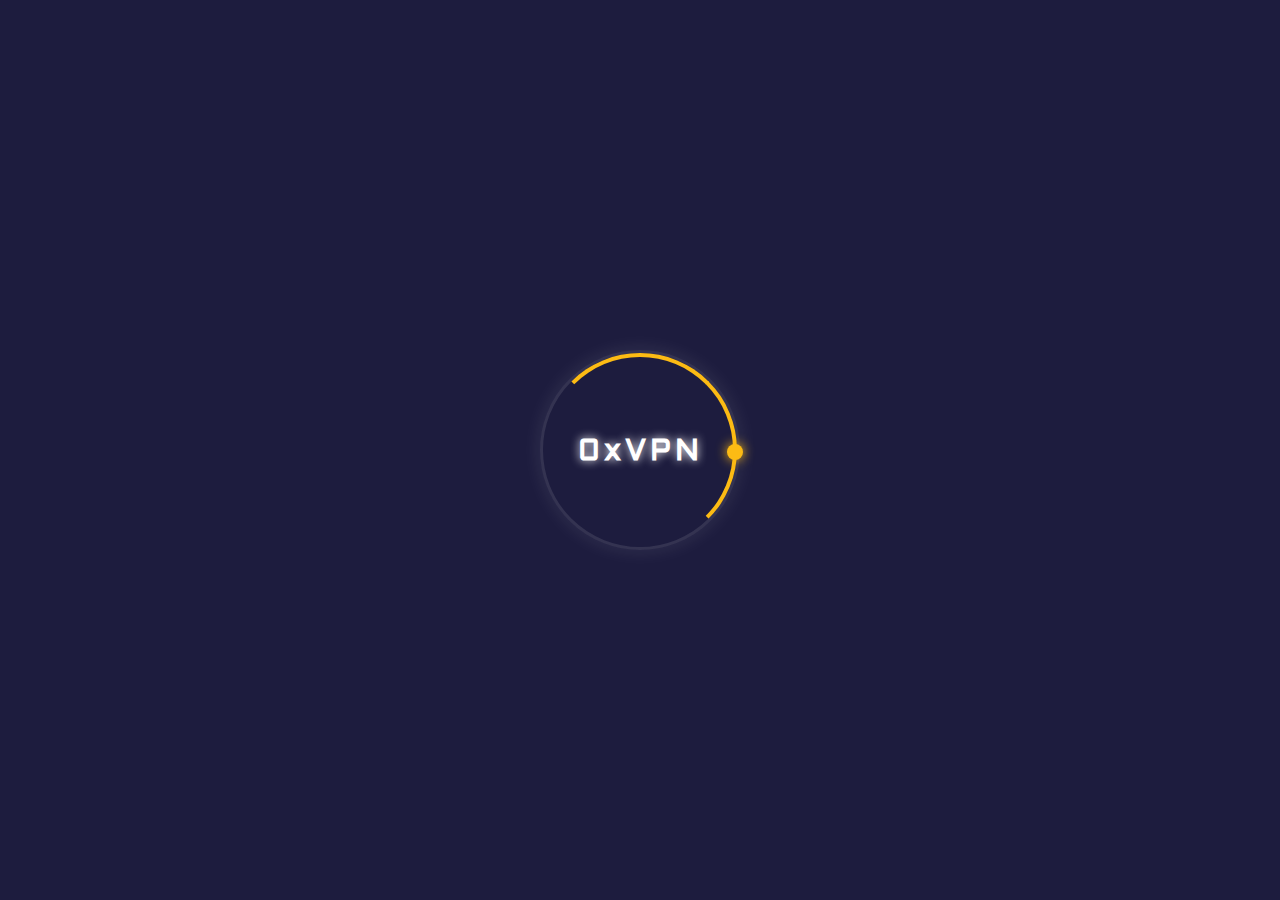
<file: index.html>
<!doctype html>
<html lang="en">
  <head>
    <meta charset="UTF-8" />
    <link rel="icon" href="/favicon.ico" />
    <meta name="viewport" content="width=device-width, initial-scale=1.0" />
    <meta
      name="description"
      content="0xVPN is a censorship resistant Layer-2 protocol with an integrated marketplace for a decentralized Peer-to-Peer Virtual Private Network."
    />
    <meta
      name="keywords"
      content="0xVPN, VPN, P2P, Decentralized, Network, Token, Ethereum, Layer-2"
    />
    <title>0xVPN - The first L2-Chain for VPN, revolutionizing Internet Privacy</title>
    <style>
      html {
        margin: 0;
      }
      body {
        margin: 0;
      }
    </style>
    <script type="module" crossorigin src="/assets/index-DOCElOPB.js"></script>
    <link rel="stylesheet" crossorigin href="/assets/index-Ca0zfGLJ.css">
  </head>
  <body>
    <div id="app"></div>

  </body>
</html>
</file>
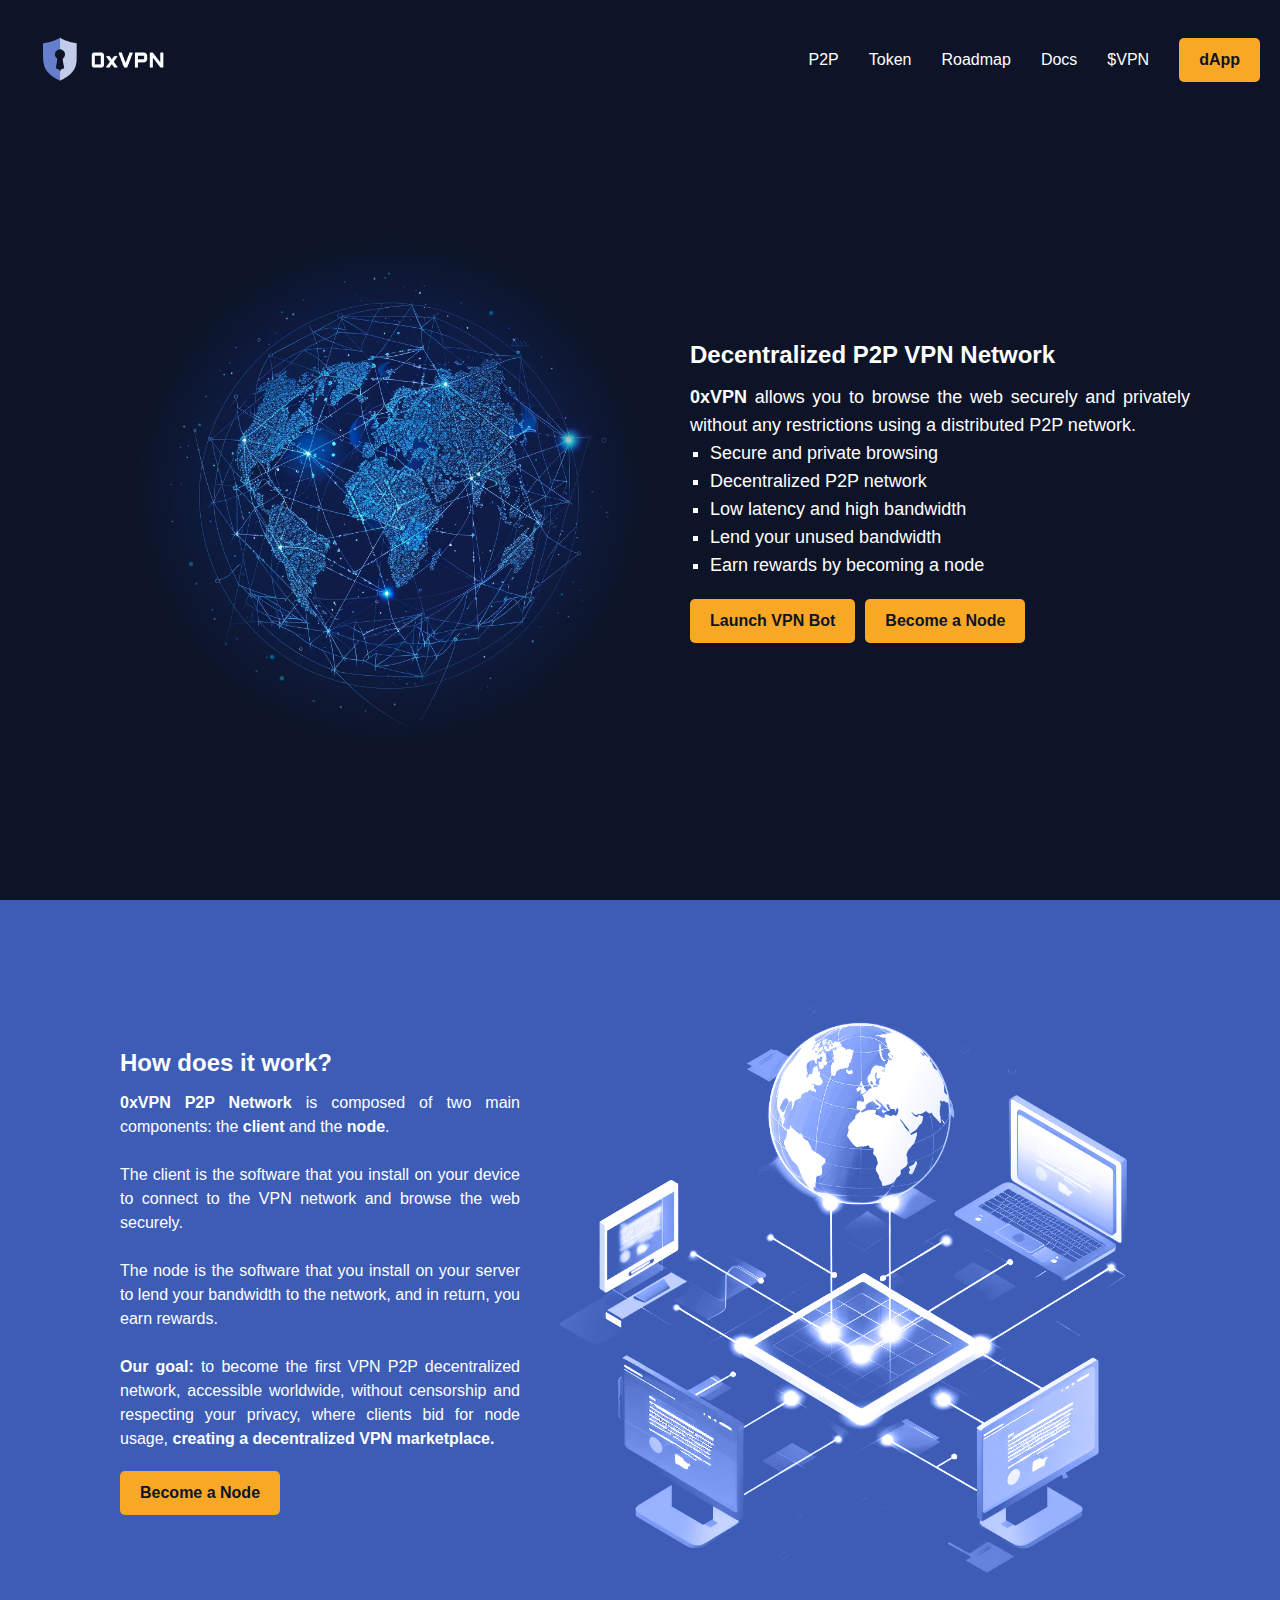
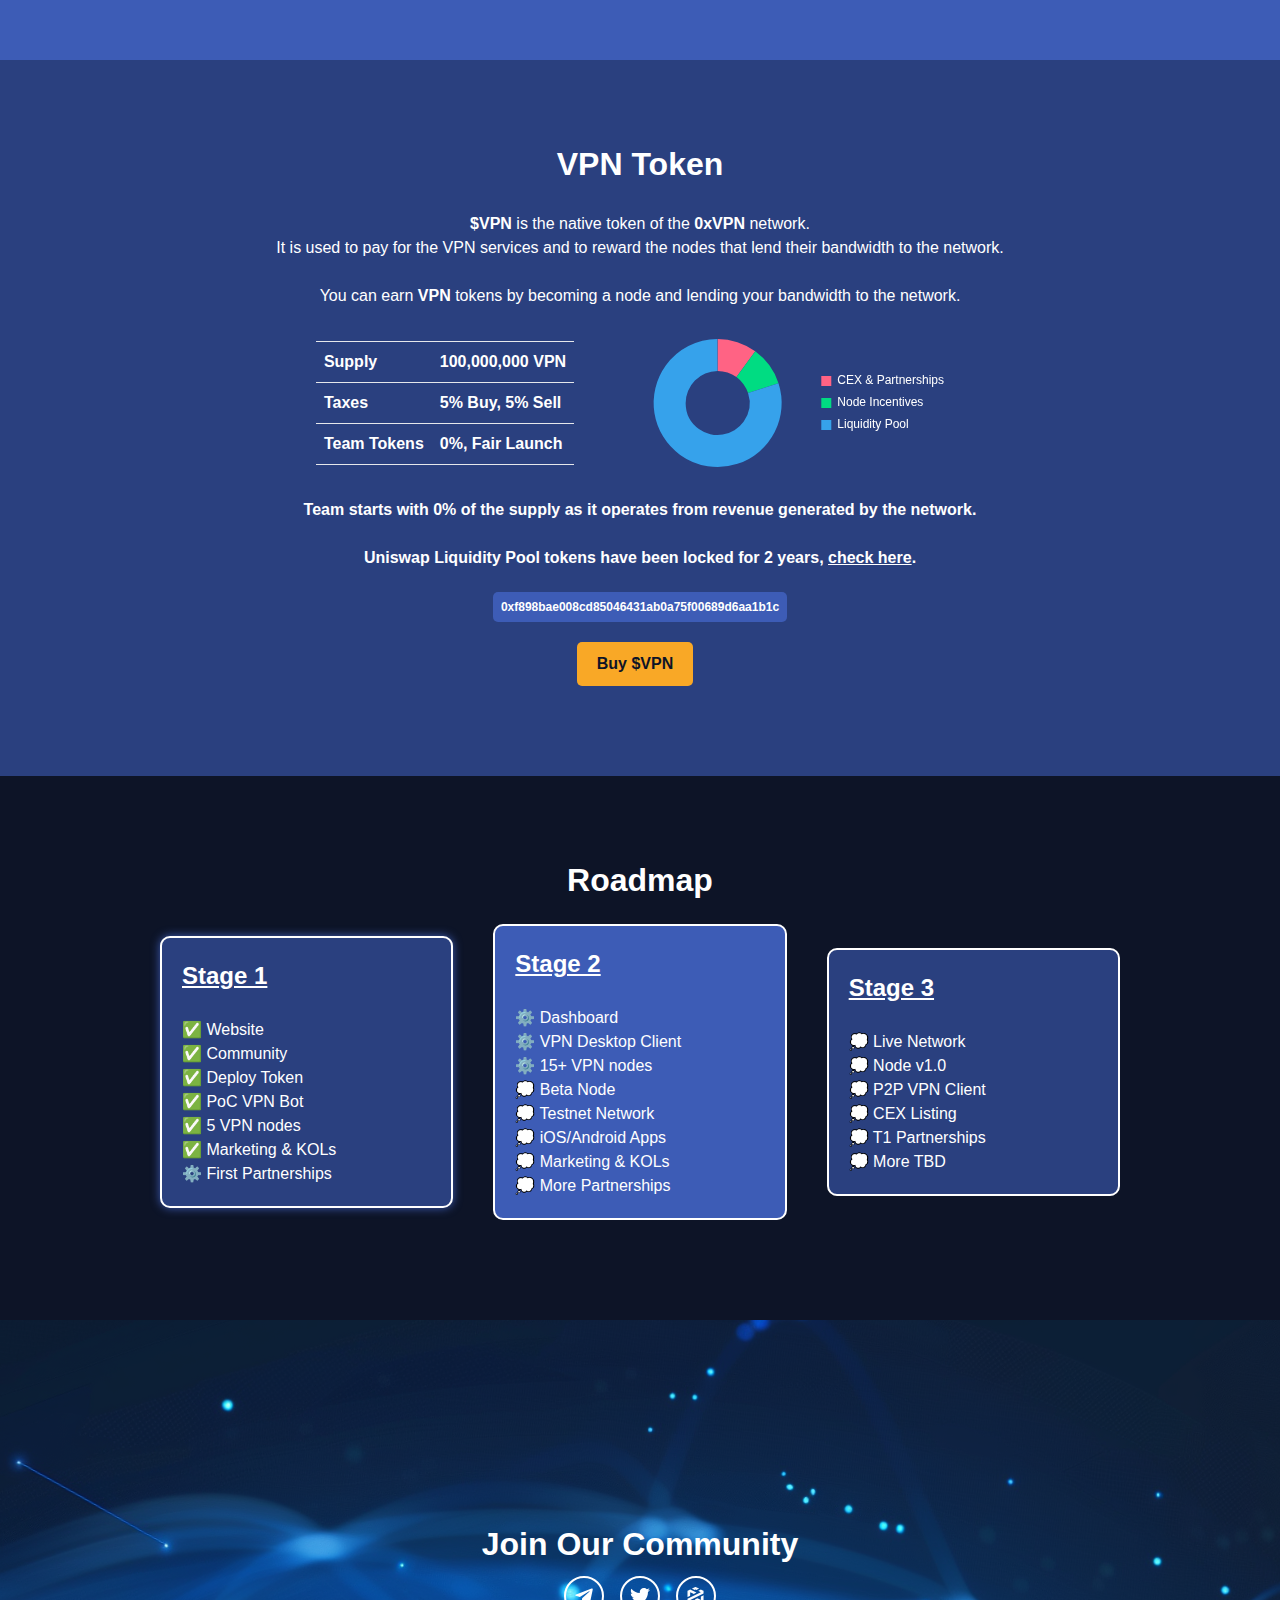
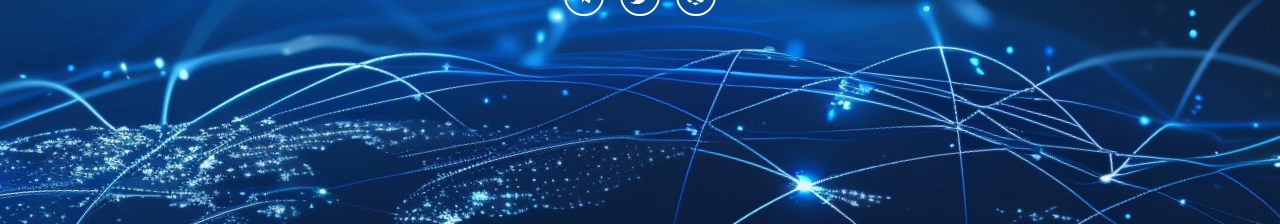
<file: 200.html>
<!DOCTYPE html><html><head><meta charset="utf-8">
<meta name="viewport" content="width=device-width, initial-scale=1">
<style>/*! tailwindcss v3.4.1 | MIT License | https://tailwindcss.com*/*,:after,:before{border:0 solid #e5e7eb;box-sizing:border-box}:after,:before{--tw-content:""}:host,html{line-height:1.5;-webkit-text-size-adjust:100%;font-family:ui-sans-serif,system-ui,sans-serif,Apple Color Emoji,Segoe UI Emoji,Segoe UI Symbol,Noto Color Emoji;font-feature-settings:normal;font-variation-settings:normal;tab-size:4;-webkit-tap-highlight-color:transparent}body{line-height:inherit;margin:0}hr{border-top-width:1px;color:inherit;height:0}abbr:where([title]){-webkit-text-decoration:underline dotted;text-decoration:underline dotted}h1,h2,h3,h4,h5,h6{font-size:inherit;font-weight:inherit}a{color:inherit;text-decoration:inherit}b,strong{font-weight:bolder}code,kbd,pre,samp{font-family:ui-monospace,SFMono-Regular,Menlo,Monaco,Consolas,Liberation Mono,Courier New,monospace;font-feature-settings:normal;font-size:1em;font-variation-settings:normal}small{font-size:80%}sub,sup{font-size:75%;line-height:0;position:relative;vertical-align:initial}sub{bottom:-.25em}sup{top:-.5em}table{border-collapse:collapse;border-color:inherit;text-indent:0}button,input,optgroup,select,textarea{color:inherit;font-family:inherit;font-feature-settings:inherit;font-size:100%;font-variation-settings:inherit;font-weight:inherit;line-height:inherit;margin:0;padding:0}button,select{text-transform:none}[type=button],[type=reset],[type=submit],button{-webkit-appearance:button;background-color:initial;background-image:none}:-moz-focusring{outline:auto}:-moz-ui-invalid{box-shadow:none}progress{vertical-align:initial}::-webkit-inner-spin-button,::-webkit-outer-spin-button{height:auto}[type=search]{-webkit-appearance:textfield;outline-offset:-2px}::-webkit-search-decoration{-webkit-appearance:none}::-webkit-file-upload-button{-webkit-appearance:button;font:inherit}summary{display:list-item}blockquote,dd,dl,figure,h1,h2,h3,h4,h5,h6,hr,p,pre{margin:0}fieldset{margin:0}fieldset,legend{padding:0}menu,ol,ul{list-style:none;margin:0;padding:0}dialog{padding:0}textarea{resize:vertical}input::placeholder,textarea::placeholder{color:#9ca3af;opacity:1}[role=button],button{cursor:pointer}:disabled{cursor:default}audio,canvas,embed,iframe,img,object,svg,video{display:block;vertical-align:middle}img,video{height:auto;max-width:100%}[hidden]{display:none}*,::backdrop,:after,:before{--tw-border-spacing-x:0;--tw-border-spacing-y:0;--tw-translate-x:0;--tw-translate-y:0;--tw-rotate:0;--tw-skew-x:0;--tw-skew-y:0;--tw-scale-x:1;--tw-scale-y:1;--tw-pan-x: ;--tw-pan-y: ;--tw-pinch-zoom: ;--tw-scroll-snap-strictness:proximity;--tw-gradient-from-position: ;--tw-gradient-via-position: ;--tw-gradient-to-position: ;--tw-ordinal: ;--tw-slashed-zero: ;--tw-numeric-figure: ;--tw-numeric-spacing: ;--tw-numeric-fraction: ;--tw-ring-inset: ;--tw-ring-offset-width:0px;--tw-ring-offset-color:#fff;--tw-ring-color:#3b82f680;--tw-ring-offset-shadow:0 0 #0000;--tw-ring-shadow:0 0 #0000;--tw-shadow:0 0 #0000;--tw-shadow-colored:0 0 #0000;--tw-blur: ;--tw-brightness: ;--tw-contrast: ;--tw-grayscale: ;--tw-hue-rotate: ;--tw-invert: ;--tw-saturate: ;--tw-sepia: ;--tw-drop-shadow: ;--tw-backdrop-blur: ;--tw-backdrop-brightness: ;--tw-backdrop-contrast: ;--tw-backdrop-grayscale: ;--tw-backdrop-hue-rotate: ;--tw-backdrop-invert: ;--tw-backdrop-opacity: ;--tw-backdrop-saturate: ;--tw-backdrop-sepia: }.container{width:100%}@media (min-width:640px){.container{max-width:640px}}@media (min-width:768px){.container{max-width:768px}}@media (min-width:1024px){.container{max-width:1024px}}@media (min-width:1280px){.container{max-width:1280px}}@media (min-width:1536px){.container{max-width:1536px}}.m-2{margin:.5rem}.m-5{margin:1.25rem}.m-auto{margin:auto}.mr-5{margin-right:1.25rem}.mt-5{margin-top:1.25rem}.inline{display:inline}.flex{display:flex}.table{display:table}.rounded-full{border-radius:9999px}.border-2{border-width:2px}.border-white{--tw-border-opacity:1;border-color:#fff;border-color:rgb(255 255 255/var(--tw-border-opacity))}.p-2{padding:.5rem}.p-5{padding:1.25rem}.px-10{padding-left:2.5rem;padding-right:2.5rem}.py-20{padding-bottom:5rem;padding-top:5rem}.py-3{padding-bottom:.75rem;padding-top:.75rem}.pb-10{padding-bottom:2.5rem}.pl-10{padding-left:2.5rem}.pt-5{padding-top:1.25rem}.text-left{text-align:left}.text-2xl{font-size:1.5rem;line-height:2rem}.text-lg{font-size:1.125rem;line-height:1.75rem}.text-xs{font-size:.75rem;line-height:1rem}.font-bold{font-weight:700}.text-white{--tw-text-opacity:1;color:#fff;color:rgb(255 255 255/var(--tw-text-opacity))}.transition-all{transition-duration:.15s;transition-property:all;transition-timing-function:cubic-bezier(.4,0,.2,1)}.duration-200{transition-duration:.2s}.group:hover .group-hover\:text-\[\#07091A\]{--tw-text-opacity:1;color:#07091a;color:rgb(7 9 26/var(--tw-text-opacity))}</style>
<style>html{scroll-behavior:smooth}body{background-color:#0d1427;color:#fff;font-family:Nunito,sans-serif;justify-content:center;text-align:center}img.logo{width:160px!important}h1{font-size:3rem}h1,h2{font-weight:700}h2{font-size:2rem}h3{font-size:1.5rem;font-weight:700}.button,button{background-color:#f9a826;border-radius:5px;color:#0d1427;cursor:pointer;display:inline-block;font-weight:700;margin-bottom:10px;margin-right:10px;padding:10px 20px}.button:hover,button:hover{background-color:#ffd695}.button:active,button:active{background-color:#ff9d00}container{margin:0 auto;max-width:1500px;padding:0;width:100%}flex{display:flex;width:100%}.flex-center{align-items:center;justify-content:center}columns{display:flex;flex-direction:column}rows{flex-direction:row}menu,rows{display:flex}menu{align-items:center;justify-content:center;margin-left:auto}menu item{display:flex;margin-left:30px}menu button{margin:0}header{display:flex;padding:20px;width:100%}hero{margin:auto}hero,hero rows{align-items:center;justify-content:center;width:100%}table.tokenomics{border-top-width:1px;text-align:left}table.tokenomics tr{border-bottom-width:1px}chart canvas{height:150px!important;width:350px!important}@media (max-width:768px){rows{flex-direction:column!important}menu item{font-size:.67rem;margin-left:10px}}</style>
<link rel="stylesheet" href="/_nuxt/entry.B9Far4jc.css">
<link rel="modulepreload" as="script" crossorigin href="/_nuxt/C4xvckmV.js">
<link rel="prefetch" as="script" crossorigin href="/_nuxt/r-KW4FH5.js">
<link rel="prefetch" as="script" crossorigin href="/_nuxt/DlAUqK2U.js">
<link rel="prefetch" as="script" crossorigin href="/_nuxt/Cs1U3Hmo.js">
<script type="module" src="/_nuxt/C4xvckmV.js" crossorigin></script></head><body><div id="__nuxt"></div><div id="teleports"></div><script type="application/json" id="__NUXT_DATA__" data-ssr="false">[{"_errors":1,"serverRendered":2,"data":3,"state":4,"once":5},{},false,{},{},["Set"]]</script>
<script>window.__NUXT__={};window.__NUXT__.config={public:{},app:{baseURL:"/",buildAssetsDir:"/_nuxt/",cdnURL:""}}</script></body></html>
</file>
<file: _nuxt/entry.B9Far4jc.css>
html{scroll-behavior:smooth}body{background-color:#0d1427;color:#fff;font-family:Nunito,sans-serif;justify-content:center;text-align:center}img.logo{width:160px!important}h1{font-size:3rem}h1,h2{font-weight:700}h2{font-size:2rem}h3{font-size:1.5rem;font-weight:700}.button,button{background-color:#f9a826;border-radius:5px;color:#0d1427;cursor:pointer;display:inline-block;font-weight:700;margin-bottom:10px;margin-right:10px;padding:10px 20px}.button:hover,button:hover{background-color:#ffd695}.button:active,button:active{background-color:#ff9d00}container{margin:0 auto;max-width:1500px;padding:0;width:100%}flex{display:flex;width:100%}.flex-center{align-items:center;justify-content:center}columns{display:flex;flex-direction:column}rows{flex-direction:row}menu,rows{display:flex}menu{align-items:center;justify-content:center;margin-left:auto}menu item{display:flex;margin-left:30px}menu button{margin:0}header{display:flex;padding:20px;width:100%}hero{margin:auto}hero,hero rows{align-items:center;justify-content:center;width:100%}table.tokenomics{border-top-width:1px;text-align:left}table.tokenomics tr{border-bottom-width:1px}chart canvas{height:150px!important;width:350px!important}@media (max-width:768px){rows{flex-direction:column!important}menu item{font-size:.67rem;margin-left:10px}}
</file>
<file: assets/index-Ca0zfGLJ.css>
@import"https://fonts.googleapis.com/css2?family=Aldrich&display=swap";[data-aos][data-aos][data-aos-duration="50"],body[data-aos-duration="50"] [data-aos]{transition-duration:50ms}[data-aos][data-aos][data-aos-delay="50"],body[data-aos-delay="50"] [data-aos]{transition-delay:0}[data-aos][data-aos][data-aos-delay="50"].aos-animate,body[data-aos-delay="50"] [data-aos].aos-animate{transition-delay:50ms}[data-aos][data-aos][data-aos-duration="100"],body[data-aos-duration="100"] [data-aos]{transition-duration:.1s}[data-aos][data-aos][data-aos-delay="100"],body[data-aos-delay="100"] [data-aos]{transition-delay:0}[data-aos][data-aos][data-aos-delay="100"].aos-animate,body[data-aos-delay="100"] [data-aos].aos-animate{transition-delay:.1s}[data-aos][data-aos][data-aos-duration="150"],body[data-aos-duration="150"] [data-aos]{transition-duration:.15s}[data-aos][data-aos][data-aos-delay="150"],body[data-aos-delay="150"] [data-aos]{transition-delay:0}[data-aos][data-aos][data-aos-delay="150"].aos-animate,body[data-aos-delay="150"] [data-aos].aos-animate{transition-delay:.15s}[data-aos][data-aos][data-aos-duration="200"],body[data-aos-duration="200"] [data-aos]{transition-duration:.2s}[data-aos][data-aos][data-aos-delay="200"],body[data-aos-delay="200"] [data-aos]{transition-delay:0}[data-aos][data-aos][data-aos-delay="200"].aos-animate,body[data-aos-delay="200"] [data-aos].aos-animate{transition-delay:.2s}[data-aos][data-aos][data-aos-duration="250"],body[data-aos-duration="250"] [data-aos]{transition-duration:.25s}[data-aos][data-aos][data-aos-delay="250"],body[data-aos-delay="250"] [data-aos]{transition-delay:0}[data-aos][data-aos][data-aos-delay="250"].aos-animate,body[data-aos-delay="250"] [data-aos].aos-animate{transition-delay:.25s}[data-aos][data-aos][data-aos-duration="300"],body[data-aos-duration="300"] [data-aos]{transition-duration:.3s}[data-aos][data-aos][data-aos-delay="300"],body[data-aos-delay="300"] [data-aos]{transition-delay:0}[data-aos][data-aos][data-aos-delay="300"].aos-animate,body[data-aos-delay="300"] [data-aos].aos-animate{transition-delay:.3s}[data-aos][data-aos][data-aos-duration="350"],body[data-aos-duration="350"] [data-aos]{transition-duration:.35s}[data-aos][data-aos][data-aos-delay="350"],body[data-aos-delay="350"] [data-aos]{transition-delay:0}[data-aos][data-aos][data-aos-delay="350"].aos-animate,body[data-aos-delay="350"] [data-aos].aos-animate{transition-delay:.35s}[data-aos][data-aos][data-aos-duration="400"],body[data-aos-duration="400"] [data-aos]{transition-duration:.4s}[data-aos][data-aos][data-aos-delay="400"],body[data-aos-delay="400"] [data-aos]{transition-delay:0}[data-aos][data-aos][data-aos-delay="400"].aos-animate,body[data-aos-delay="400"] [data-aos].aos-animate{transition-delay:.4s}[data-aos][data-aos][data-aos-duration="450"],body[data-aos-duration="450"] [data-aos]{transition-duration:.45s}[data-aos][data-aos][data-aos-delay="450"],body[data-aos-delay="450"] [data-aos]{transition-delay:0}[data-aos][data-aos][data-aos-delay="450"].aos-animate,body[data-aos-delay="450"] [data-aos].aos-animate{transition-delay:.45s}[data-aos][data-aos][data-aos-duration="500"],body[data-aos-duration="500"] [data-aos]{transition-duration:.5s}[data-aos][data-aos][data-aos-delay="500"],body[data-aos-delay="500"] [data-aos]{transition-delay:0}[data-aos][data-aos][data-aos-delay="500"].aos-animate,body[data-aos-delay="500"] [data-aos].aos-animate{transition-delay:.5s}[data-aos][data-aos][data-aos-duration="550"],body[data-aos-duration="550"] [data-aos]{transition-duration:.55s}[data-aos][data-aos][data-aos-delay="550"],body[data-aos-delay="550"] [data-aos]{transition-delay:0}[data-aos][data-aos][data-aos-delay="550"].aos-animate,body[data-aos-delay="550"] [data-aos].aos-animate{transition-delay:.55s}[data-aos][data-aos][data-aos-duration="600"],body[data-aos-duration="600"] [data-aos]{transition-duration:.6s}[data-aos][data-aos][data-aos-delay="600"],body[data-aos-delay="600"] [data-aos]{transition-delay:0}[data-aos][data-aos][data-aos-delay="600"].aos-animate,body[data-aos-delay="600"] [data-aos].aos-animate{transition-delay:.6s}[data-aos][data-aos][data-aos-duration="650"],body[data-aos-duration="650"] [data-aos]{transition-duration:.65s}[data-aos][data-aos][data-aos-delay="650"],body[data-aos-delay="650"] [data-aos]{transition-delay:0}[data-aos][data-aos][data-aos-delay="650"].aos-animate,body[data-aos-delay="650"] [data-aos].aos-animate{transition-delay:.65s}[data-aos][data-aos][data-aos-duration="700"],body[data-aos-duration="700"] [data-aos]{transition-duration:.7s}[data-aos][data-aos][data-aos-delay="700"],body[data-aos-delay="700"] [data-aos]{transition-delay:0}[data-aos][data-aos][data-aos-delay="700"].aos-animate,body[data-aos-delay="700"] [data-aos].aos-animate{transition-delay:.7s}[data-aos][data-aos][data-aos-duration="750"],body[data-aos-duration="750"] [data-aos]{transition-duration:.75s}[data-aos][data-aos][data-aos-delay="750"],body[data-aos-delay="750"] [data-aos]{transition-delay:0}[data-aos][data-aos][data-aos-delay="750"].aos-animate,body[data-aos-delay="750"] [data-aos].aos-animate{transition-delay:.75s}[data-aos][data-aos][data-aos-duration="800"],body[data-aos-duration="800"] [data-aos]{transition-duration:.8s}[data-aos][data-aos][data-aos-delay="800"],body[data-aos-delay="800"] [data-aos]{transition-delay:0}[data-aos][data-aos][data-aos-delay="800"].aos-animate,body[data-aos-delay="800"] [data-aos].aos-animate{transition-delay:.8s}[data-aos][data-aos][data-aos-duration="850"],body[data-aos-duration="850"] [data-aos]{transition-duration:.85s}[data-aos][data-aos][data-aos-delay="850"],body[data-aos-delay="850"] [data-aos]{transition-delay:0}[data-aos][data-aos][data-aos-delay="850"].aos-animate,body[data-aos-delay="850"] [data-aos].aos-animate{transition-delay:.85s}[data-aos][data-aos][data-aos-duration="900"],body[data-aos-duration="900"] [data-aos]{transition-duration:.9s}[data-aos][data-aos][data-aos-delay="900"],body[data-aos-delay="900"] [data-aos]{transition-delay:0}[data-aos][data-aos][data-aos-delay="900"].aos-animate,body[data-aos-delay="900"] [data-aos].aos-animate{transition-delay:.9s}[data-aos][data-aos][data-aos-duration="950"],body[data-aos-duration="950"] [data-aos]{transition-duration:.95s}[data-aos][data-aos][data-aos-delay="950"],body[data-aos-delay="950"] [data-aos]{transition-delay:0}[data-aos][data-aos][data-aos-delay="950"].aos-animate,body[data-aos-delay="950"] [data-aos].aos-animate{transition-delay:.95s}[data-aos][data-aos][data-aos-duration="1000"],body[data-aos-duration="1000"] [data-aos]{transition-duration:1s}[data-aos][data-aos][data-aos-delay="1000"],body[data-aos-delay="1000"] [data-aos]{transition-delay:0}[data-aos][data-aos][data-aos-delay="1000"].aos-animate,body[data-aos-delay="1000"] [data-aos].aos-animate{transition-delay:1s}[data-aos][data-aos][data-aos-duration="1050"],body[data-aos-duration="1050"] [data-aos]{transition-duration:1.05s}[data-aos][data-aos][data-aos-delay="1050"],body[data-aos-delay="1050"] [data-aos]{transition-delay:0}[data-aos][data-aos][data-aos-delay="1050"].aos-animate,body[data-aos-delay="1050"] [data-aos].aos-animate{transition-delay:1.05s}[data-aos][data-aos][data-aos-duration="1100"],body[data-aos-duration="1100"] [data-aos]{transition-duration:1.1s}[data-aos][data-aos][data-aos-delay="1100"],body[data-aos-delay="1100"] [data-aos]{transition-delay:0}[data-aos][data-aos][data-aos-delay="1100"].aos-animate,body[data-aos-delay="1100"] [data-aos].aos-animate{transition-delay:1.1s}[data-aos][data-aos][data-aos-duration="1150"],body[data-aos-duration="1150"] [data-aos]{transition-duration:1.15s}[data-aos][data-aos][data-aos-delay="1150"],body[data-aos-delay="1150"] [data-aos]{transition-delay:0}[data-aos][data-aos][data-aos-delay="1150"].aos-animate,body[data-aos-delay="1150"] [data-aos].aos-animate{transition-delay:1.15s}[data-aos][data-aos][data-aos-duration="1200"],body[data-aos-duration="1200"] [data-aos]{transition-duration:1.2s}[data-aos][data-aos][data-aos-delay="1200"],body[data-aos-delay="1200"] [data-aos]{transition-delay:0}[data-aos][data-aos][data-aos-delay="1200"].aos-animate,body[data-aos-delay="1200"] [data-aos].aos-animate{transition-delay:1.2s}[data-aos][data-aos][data-aos-duration="1250"],body[data-aos-duration="1250"] [data-aos]{transition-duration:1.25s}[data-aos][data-aos][data-aos-delay="1250"],body[data-aos-delay="1250"] [data-aos]{transition-delay:0}[data-aos][data-aos][data-aos-delay="1250"].aos-animate,body[data-aos-delay="1250"] [data-aos].aos-animate{transition-delay:1.25s}[data-aos][data-aos][data-aos-duration="1300"],body[data-aos-duration="1300"] [data-aos]{transition-duration:1.3s}[data-aos][data-aos][data-aos-delay="1300"],body[data-aos-delay="1300"] [data-aos]{transition-delay:0}[data-aos][data-aos][data-aos-delay="1300"].aos-animate,body[data-aos-delay="1300"] [data-aos].aos-animate{transition-delay:1.3s}[data-aos][data-aos][data-aos-duration="1350"],body[data-aos-duration="1350"] [data-aos]{transition-duration:1.35s}[data-aos][data-aos][data-aos-delay="1350"],body[data-aos-delay="1350"] [data-aos]{transition-delay:0}[data-aos][data-aos][data-aos-delay="1350"].aos-animate,body[data-aos-delay="1350"] [data-aos].aos-animate{transition-delay:1.35s}[data-aos][data-aos][data-aos-duration="1400"],body[data-aos-duration="1400"] [data-aos]{transition-duration:1.4s}[data-aos][data-aos][data-aos-delay="1400"],body[data-aos-delay="1400"] [data-aos]{transition-delay:0}[data-aos][data-aos][data-aos-delay="1400"].aos-animate,body[data-aos-delay="1400"] [data-aos].aos-animate{transition-delay:1.4s}[data-aos][data-aos][data-aos-duration="1450"],body[data-aos-duration="1450"] [data-aos]{transition-duration:1.45s}[data-aos][data-aos][data-aos-delay="1450"],body[data-aos-delay="1450"] [data-aos]{transition-delay:0}[data-aos][data-aos][data-aos-delay="1450"].aos-animate,body[data-aos-delay="1450"] [data-aos].aos-animate{transition-delay:1.45s}[data-aos][data-aos][data-aos-duration="1500"],body[data-aos-duration="1500"] [data-aos]{transition-duration:1.5s}[data-aos][data-aos][data-aos-delay="1500"],body[data-aos-delay="1500"] [data-aos]{transition-delay:0}[data-aos][data-aos][data-aos-delay="1500"].aos-animate,body[data-aos-delay="1500"] [data-aos].aos-animate{transition-delay:1.5s}[data-aos][data-aos][data-aos-duration="1550"],body[data-aos-duration="1550"] [data-aos]{transition-duration:1.55s}[data-aos][data-aos][data-aos-delay="1550"],body[data-aos-delay="1550"] [data-aos]{transition-delay:0}[data-aos][data-aos][data-aos-delay="1550"].aos-animate,body[data-aos-delay="1550"] [data-aos].aos-animate{transition-delay:1.55s}[data-aos][data-aos][data-aos-duration="1600"],body[data-aos-duration="1600"] [data-aos]{transition-duration:1.6s}[data-aos][data-aos][data-aos-delay="1600"],body[data-aos-delay="1600"] [data-aos]{transition-delay:0}[data-aos][data-aos][data-aos-delay="1600"].aos-animate,body[data-aos-delay="1600"] [data-aos].aos-animate{transition-delay:1.6s}[data-aos][data-aos][data-aos-duration="1650"],body[data-aos-duration="1650"] [data-aos]{transition-duration:1.65s}[data-aos][data-aos][data-aos-delay="1650"],body[data-aos-delay="1650"] [data-aos]{transition-delay:0}[data-aos][data-aos][data-aos-delay="1650"].aos-animate,body[data-aos-delay="1650"] [data-aos].aos-animate{transition-delay:1.65s}[data-aos][data-aos][data-aos-duration="1700"],body[data-aos-duration="1700"] [data-aos]{transition-duration:1.7s}[data-aos][data-aos][data-aos-delay="1700"],body[data-aos-delay="1700"] [data-aos]{transition-delay:0}[data-aos][data-aos][data-aos-delay="1700"].aos-animate,body[data-aos-delay="1700"] [data-aos].aos-animate{transition-delay:1.7s}[data-aos][data-aos][data-aos-duration="1750"],body[data-aos-duration="1750"] [data-aos]{transition-duration:1.75s}[data-aos][data-aos][data-aos-delay="1750"],body[data-aos-delay="1750"] [data-aos]{transition-delay:0}[data-aos][data-aos][data-aos-delay="1750"].aos-animate,body[data-aos-delay="1750"] [data-aos].aos-animate{transition-delay:1.75s}[data-aos][data-aos][data-aos-duration="1800"],body[data-aos-duration="1800"] [data-aos]{transition-duration:1.8s}[data-aos][data-aos][data-aos-delay="1800"],body[data-aos-delay="1800"] [data-aos]{transition-delay:0}[data-aos][data-aos][data-aos-delay="1800"].aos-animate,body[data-aos-delay="1800"] [data-aos].aos-animate{transition-delay:1.8s}[data-aos][data-aos][data-aos-duration="1850"],body[data-aos-duration="1850"] [data-aos]{transition-duration:1.85s}[data-aos][data-aos][data-aos-delay="1850"],body[data-aos-delay="1850"] [data-aos]{transition-delay:0}[data-aos][data-aos][data-aos-delay="1850"].aos-animate,body[data-aos-delay="1850"] [data-aos].aos-animate{transition-delay:1.85s}[data-aos][data-aos][data-aos-duration="1900"],body[data-aos-duration="1900"] [data-aos]{transition-duration:1.9s}[data-aos][data-aos][data-aos-delay="1900"],body[data-aos-delay="1900"] [data-aos]{transition-delay:0}[data-aos][data-aos][data-aos-delay="1900"].aos-animate,body[data-aos-delay="1900"] [data-aos].aos-animate{transition-delay:1.9s}[data-aos][data-aos][data-aos-duration="1950"],body[data-aos-duration="1950"] [data-aos]{transition-duration:1.95s}[data-aos][data-aos][data-aos-delay="1950"],body[data-aos-delay="1950"] [data-aos]{transition-delay:0}[data-aos][data-aos][data-aos-delay="1950"].aos-animate,body[data-aos-delay="1950"] [data-aos].aos-animate{transition-delay:1.95s}[data-aos][data-aos][data-aos-duration="2000"],body[data-aos-duration="2000"] [data-aos]{transition-duration:2s}[data-aos][data-aos][data-aos-delay="2000"],body[data-aos-delay="2000"] [data-aos]{transition-delay:0}[data-aos][data-aos][data-aos-delay="2000"].aos-animate,body[data-aos-delay="2000"] [data-aos].aos-animate{transition-delay:2s}[data-aos][data-aos][data-aos-duration="2050"],body[data-aos-duration="2050"] [data-aos]{transition-duration:2.05s}[data-aos][data-aos][data-aos-delay="2050"],body[data-aos-delay="2050"] [data-aos]{transition-delay:0}[data-aos][data-aos][data-aos-delay="2050"].aos-animate,body[data-aos-delay="2050"] [data-aos].aos-animate{transition-delay:2.05s}[data-aos][data-aos][data-aos-duration="2100"],body[data-aos-duration="2100"] [data-aos]{transition-duration:2.1s}[data-aos][data-aos][data-aos-delay="2100"],body[data-aos-delay="2100"] [data-aos]{transition-delay:0}[data-aos][data-aos][data-aos-delay="2100"].aos-animate,body[data-aos-delay="2100"] [data-aos].aos-animate{transition-delay:2.1s}[data-aos][data-aos][data-aos-duration="2150"],body[data-aos-duration="2150"] [data-aos]{transition-duration:2.15s}[data-aos][data-aos][data-aos-delay="2150"],body[data-aos-delay="2150"] [data-aos]{transition-delay:0}[data-aos][data-aos][data-aos-delay="2150"].aos-animate,body[data-aos-delay="2150"] [data-aos].aos-animate{transition-delay:2.15s}[data-aos][data-aos][data-aos-duration="2200"],body[data-aos-duration="2200"] [data-aos]{transition-duration:2.2s}[data-aos][data-aos][data-aos-delay="2200"],body[data-aos-delay="2200"] [data-aos]{transition-delay:0}[data-aos][data-aos][data-aos-delay="2200"].aos-animate,body[data-aos-delay="2200"] [data-aos].aos-animate{transition-delay:2.2s}[data-aos][data-aos][data-aos-duration="2250"],body[data-aos-duration="2250"] [data-aos]{transition-duration:2.25s}[data-aos][data-aos][data-aos-delay="2250"],body[data-aos-delay="2250"] [data-aos]{transition-delay:0}[data-aos][data-aos][data-aos-delay="2250"].aos-animate,body[data-aos-delay="2250"] [data-aos].aos-animate{transition-delay:2.25s}[data-aos][data-aos][data-aos-duration="2300"],body[data-aos-duration="2300"] [data-aos]{transition-duration:2.3s}[data-aos][data-aos][data-aos-delay="2300"],body[data-aos-delay="2300"] [data-aos]{transition-delay:0}[data-aos][data-aos][data-aos-delay="2300"].aos-animate,body[data-aos-delay="2300"] [data-aos].aos-animate{transition-delay:2.3s}[data-aos][data-aos][data-aos-duration="2350"],body[data-aos-duration="2350"] [data-aos]{transition-duration:2.35s}[data-aos][data-aos][data-aos-delay="2350"],body[data-aos-delay="2350"] [data-aos]{transition-delay:0}[data-aos][data-aos][data-aos-delay="2350"].aos-animate,body[data-aos-delay="2350"] [data-aos].aos-animate{transition-delay:2.35s}[data-aos][data-aos][data-aos-duration="2400"],body[data-aos-duration="2400"] [data-aos]{transition-duration:2.4s}[data-aos][data-aos][data-aos-delay="2400"],body[data-aos-delay="2400"] [data-aos]{transition-delay:0}[data-aos][data-aos][data-aos-delay="2400"].aos-animate,body[data-aos-delay="2400"] [data-aos].aos-animate{transition-delay:2.4s}[data-aos][data-aos][data-aos-duration="2450"],body[data-aos-duration="2450"] [data-aos]{transition-duration:2.45s}[data-aos][data-aos][data-aos-delay="2450"],body[data-aos-delay="2450"] [data-aos]{transition-delay:0}[data-aos][data-aos][data-aos-delay="2450"].aos-animate,body[data-aos-delay="2450"] [data-aos].aos-animate{transition-delay:2.45s}[data-aos][data-aos][data-aos-duration="2500"],body[data-aos-duration="2500"] [data-aos]{transition-duration:2.5s}[data-aos][data-aos][data-aos-delay="2500"],body[data-aos-delay="2500"] [data-aos]{transition-delay:0}[data-aos][data-aos][data-aos-delay="2500"].aos-animate,body[data-aos-delay="2500"] [data-aos].aos-animate{transition-delay:2.5s}[data-aos][data-aos][data-aos-duration="2550"],body[data-aos-duration="2550"] [data-aos]{transition-duration:2.55s}[data-aos][data-aos][data-aos-delay="2550"],body[data-aos-delay="2550"] [data-aos]{transition-delay:0}[data-aos][data-aos][data-aos-delay="2550"].aos-animate,body[data-aos-delay="2550"] [data-aos].aos-animate{transition-delay:2.55s}[data-aos][data-aos][data-aos-duration="2600"],body[data-aos-duration="2600"] [data-aos]{transition-duration:2.6s}[data-aos][data-aos][data-aos-delay="2600"],body[data-aos-delay="2600"] [data-aos]{transition-delay:0}[data-aos][data-aos][data-aos-delay="2600"].aos-animate,body[data-aos-delay="2600"] [data-aos].aos-animate{transition-delay:2.6s}[data-aos][data-aos][data-aos-duration="2650"],body[data-aos-duration="2650"] [data-aos]{transition-duration:2.65s}[data-aos][data-aos][data-aos-delay="2650"],body[data-aos-delay="2650"] [data-aos]{transition-delay:0}[data-aos][data-aos][data-aos-delay="2650"].aos-animate,body[data-aos-delay="2650"] [data-aos].aos-animate{transition-delay:2.65s}[data-aos][data-aos][data-aos-duration="2700"],body[data-aos-duration="2700"] [data-aos]{transition-duration:2.7s}[data-aos][data-aos][data-aos-delay="2700"],body[data-aos-delay="2700"] [data-aos]{transition-delay:0}[data-aos][data-aos][data-aos-delay="2700"].aos-animate,body[data-aos-delay="2700"] [data-aos].aos-animate{transition-delay:2.7s}[data-aos][data-aos][data-aos-duration="2750"],body[data-aos-duration="2750"] [data-aos]{transition-duration:2.75s}[data-aos][data-aos][data-aos-delay="2750"],body[data-aos-delay="2750"] [data-aos]{transition-delay:0}[data-aos][data-aos][data-aos-delay="2750"].aos-animate,body[data-aos-delay="2750"] [data-aos].aos-animate{transition-delay:2.75s}[data-aos][data-aos][data-aos-duration="2800"],body[data-aos-duration="2800"] [data-aos]{transition-duration:2.8s}[data-aos][data-aos][data-aos-delay="2800"],body[data-aos-delay="2800"] [data-aos]{transition-delay:0}[data-aos][data-aos][data-aos-delay="2800"].aos-animate,body[data-aos-delay="2800"] [data-aos].aos-animate{transition-delay:2.8s}[data-aos][data-aos][data-aos-duration="2850"],body[data-aos-duration="2850"] [data-aos]{transition-duration:2.85s}[data-aos][data-aos][data-aos-delay="2850"],body[data-aos-delay="2850"] [data-aos]{transition-delay:0}[data-aos][data-aos][data-aos-delay="2850"].aos-animate,body[data-aos-delay="2850"] [data-aos].aos-animate{transition-delay:2.85s}[data-aos][data-aos][data-aos-duration="2900"],body[data-aos-duration="2900"] [data-aos]{transition-duration:2.9s}[data-aos][data-aos][data-aos-delay="2900"],body[data-aos-delay="2900"] [data-aos]{transition-delay:0}[data-aos][data-aos][data-aos-delay="2900"].aos-animate,body[data-aos-delay="2900"] [data-aos].aos-animate{transition-delay:2.9s}[data-aos][data-aos][data-aos-duration="2950"],body[data-aos-duration="2950"] [data-aos]{transition-duration:2.95s}[data-aos][data-aos][data-aos-delay="2950"],body[data-aos-delay="2950"] [data-aos]{transition-delay:0}[data-aos][data-aos][data-aos-delay="2950"].aos-animate,body[data-aos-delay="2950"] [data-aos].aos-animate{transition-delay:2.95s}[data-aos][data-aos][data-aos-duration="3000"],body[data-aos-duration="3000"] [data-aos]{transition-duration:3s}[data-aos][data-aos][data-aos-delay="3000"],body[data-aos-delay="3000"] [data-aos]{transition-delay:0}[data-aos][data-aos][data-aos-delay="3000"].aos-animate,body[data-aos-delay="3000"] [data-aos].aos-animate{transition-delay:3s}[data-aos][data-aos][data-aos-easing=linear],body[data-aos-easing=linear] [data-aos]{transition-timing-function:cubic-bezier(.25,.25,.75,.75)}[data-aos][data-aos][data-aos-easing=ease],body[data-aos-easing=ease] [data-aos]{transition-timing-function:ease}[data-aos][data-aos][data-aos-easing=ease-in],body[data-aos-easing=ease-in] [data-aos]{transition-timing-function:ease-in}[data-aos][data-aos][data-aos-easing=ease-out],body[data-aos-easing=ease-out] [data-aos]{transition-timing-function:ease-out}[data-aos][data-aos][data-aos-easing=ease-in-out],body[data-aos-easing=ease-in-out] [data-aos]{transition-timing-function:ease-in-out}[data-aos][data-aos][data-aos-easing=ease-in-back],body[data-aos-easing=ease-in-back] [data-aos]{transition-timing-function:cubic-bezier(.6,-.28,.735,.045)}[data-aos][data-aos][data-aos-easing=ease-out-back],body[data-aos-easing=ease-out-back] [data-aos]{transition-timing-function:cubic-bezier(.175,.885,.32,1.275)}[data-aos][data-aos][data-aos-easing=ease-in-out-back],body[data-aos-easing=ease-in-out-back] [data-aos]{transition-timing-function:cubic-bezier(.68,-.55,.265,1.55)}[data-aos][data-aos][data-aos-easing=ease-in-sine],body[data-aos-easing=ease-in-sine] [data-aos]{transition-timing-function:cubic-bezier(.47,0,.745,.715)}[data-aos][data-aos][data-aos-easing=ease-out-sine],body[data-aos-easing=ease-out-sine] [data-aos]{transition-timing-function:cubic-bezier(.39,.575,.565,1)}[data-aos][data-aos][data-aos-easing=ease-in-out-sine],body[data-aos-easing=ease-in-out-sine] [data-aos]{transition-timing-function:cubic-bezier(.445,.05,.55,.95)}[data-aos][data-aos][data-aos-easing=ease-in-quad],body[data-aos-easing=ease-in-quad] [data-aos]{transition-timing-function:cubic-bezier(.55,.085,.68,.53)}[data-aos][data-aos][data-aos-easing=ease-out-quad],body[data-aos-easing=ease-out-quad] [data-aos]{transition-timing-function:cubic-bezier(.25,.46,.45,.94)}[data-aos][data-aos][data-aos-easing=ease-in-out-quad],body[data-aos-easing=ease-in-out-quad] [data-aos]{transition-timing-function:cubic-bezier(.455,.03,.515,.955)}[data-aos][data-aos][data-aos-easing=ease-in-cubic],body[data-aos-easing=ease-in-cubic] [data-aos]{transition-timing-function:cubic-bezier(.55,.085,.68,.53)}[data-aos][data-aos][data-aos-easing=ease-out-cubic],body[data-aos-easing=ease-out-cubic] [data-aos]{transition-timing-function:cubic-bezier(.25,.46,.45,.94)}[data-aos][data-aos][data-aos-easing=ease-in-out-cubic],body[data-aos-easing=ease-in-out-cubic] [data-aos]{transition-timing-function:cubic-bezier(.455,.03,.515,.955)}[data-aos][data-aos][data-aos-easing=ease-in-quart],body[data-aos-easing=ease-in-quart] [data-aos]{transition-timing-function:cubic-bezier(.55,.085,.68,.53)}[data-aos][data-aos][data-aos-easing=ease-out-quart],body[data-aos-easing=ease-out-quart] [data-aos]{transition-timing-function:cubic-bezier(.25,.46,.45,.94)}[data-aos][data-aos][data-aos-easing=ease-in-out-quart],body[data-aos-easing=ease-in-out-quart] [data-aos]{transition-timing-function:cubic-bezier(.455,.03,.515,.955)}[data-aos^=fade][data-aos^=fade]{opacity:0;transition-property:opacity,transform}[data-aos^=fade][data-aos^=fade].aos-animate{opacity:1;transform:translateZ(0)}[data-aos=fade-up]{transform:translate3d(0,100px,0)}[data-aos=fade-down]{transform:translate3d(0,-100px,0)}[data-aos=fade-right]{transform:translate3d(-100px,0,0)}[data-aos=fade-left]{transform:translate3d(100px,0,0)}[data-aos=fade-up-right]{transform:translate3d(-100px,100px,0)}[data-aos=fade-up-left]{transform:translate3d(100px,100px,0)}[data-aos=fade-down-right]{transform:translate3d(-100px,-100px,0)}[data-aos=fade-down-left]{transform:translate3d(100px,-100px,0)}[data-aos^=zoom][data-aos^=zoom]{opacity:0;transition-property:opacity,transform}[data-aos^=zoom][data-aos^=zoom].aos-animate{opacity:1;transform:translateZ(0) scale(1)}[data-aos=zoom-in]{transform:scale(.6)}[data-aos=zoom-in-up]{transform:translate3d(0,100px,0) scale(.6)}[data-aos=zoom-in-down]{transform:translate3d(0,-100px,0) scale(.6)}[data-aos=zoom-in-right]{transform:translate3d(-100px,0,0) scale(.6)}[data-aos=zoom-in-left]{transform:translate3d(100px,0,0) scale(.6)}[data-aos=zoom-out]{transform:scale(1.2)}[data-aos=zoom-out-up]{transform:translate3d(0,100px,0) scale(1.2)}[data-aos=zoom-out-down]{transform:translate3d(0,-100px,0) scale(1.2)}[data-aos=zoom-out-right]{transform:translate3d(-100px,0,0) scale(1.2)}[data-aos=zoom-out-left]{transform:translate3d(100px,0,0) scale(1.2)}[data-aos^=slide][data-aos^=slide]{transition-property:transform}[data-aos^=slide][data-aos^=slide].aos-animate{transform:translateZ(0)}[data-aos=slide-up]{transform:translate3d(0,100%,0)}[data-aos=slide-down]{transform:translate3d(0,-100%,0)}[data-aos=slide-right]{transform:translate3d(-100%,0,0)}[data-aos=slide-left]{transform:translate3d(100%,0,0)}[data-aos^=flip][data-aos^=flip]{backface-visibility:hidden;transition-property:transform}[data-aos=flip-left]{transform:perspective(2500px) rotateY(-100deg)}[data-aos=flip-left].aos-animate{transform:perspective(2500px) rotateY(0)}[data-aos=flip-right]{transform:perspective(2500px) rotateY(100deg)}[data-aos=flip-right].aos-animate{transform:perspective(2500px) rotateY(0)}[data-aos=flip-up]{transform:perspective(2500px) rotateX(-100deg)}[data-aos=flip-up].aos-animate{transform:perspective(2500px) rotateX(0)}[data-aos=flip-down]{transform:perspective(2500px) rotateX(100deg)}[data-aos=flip-down].aos-animate{transform:perspective(2500px) rotateX(0)}*,:before,:after{box-sizing:border-box;border-width:0;border-style:solid;border-color:#e5e7eb}:before,:after{--tw-content: ""}html,:host{line-height:1.5;-webkit-text-size-adjust:100%;-moz-tab-size:4;-o-tab-size:4;tab-size:4;font-family:ui-sans-serif,system-ui,sans-serif,"Apple Color Emoji","Segoe UI Emoji",Segoe UI Symbol,"Noto Color Emoji";font-feature-settings:normal;font-variation-settings:normal;-webkit-tap-highlight-color:transparent}body{margin:0;line-height:inherit}hr{height:0;color:inherit;border-top-width:1px}abbr:where([title]){-webkit-text-decoration:underline dotted;text-decoration:underline dotted}h1,h2,h3,h4,h5,h6{font-size:inherit;font-weight:inherit}a{color:inherit;text-decoration:inherit}b,strong{font-weight:bolder}code,kbd,samp,pre{font-family:ui-monospace,SFMono-Regular,Menlo,Monaco,Consolas,Liberation Mono,Courier New,monospace;font-feature-settings:normal;font-variation-settings:normal;font-size:1em}small{font-size:80%}sub,sup{font-size:75%;line-height:0;position:relative;vertical-align:baseline}sub{bottom:-.25em}sup{top:-.5em}table{text-indent:0;border-color:inherit;border-collapse:collapse}button,input,optgroup,select,textarea{font-family:inherit;font-feature-settings:inherit;font-variation-settings:inherit;font-size:100%;font-weight:inherit;line-height:inherit;letter-spacing:inherit;color:inherit;margin:0;padding:0}button,select{text-transform:none}button,input:where([type=button]),input:where([type=reset]),input:where([type=submit]){-webkit-appearance:button;background-color:transparent;background-image:none}:-moz-focusring{outline:auto}:-moz-ui-invalid{box-shadow:none}progress{vertical-align:baseline}::-webkit-inner-spin-button,::-webkit-outer-spin-button{height:auto}[type=search]{-webkit-appearance:textfield;outline-offset:-2px}::-webkit-search-decoration{-webkit-appearance:none}::-webkit-file-upload-button{-webkit-appearance:button;font:inherit}summary{display:list-item}blockquote,dl,dd,h1,h2,h3,h4,h5,h6,hr,figure,p,pre{margin:0}fieldset{margin:0;padding:0}legend{padding:0}ol,ul,menu{list-style:none;margin:0;padding:0}dialog{padding:0}textarea{resize:vertical}input::-moz-placeholder,textarea::-moz-placeholder{opacity:1;color:#9ca3af}input::placeholder,textarea::placeholder{opacity:1;color:#9ca3af}button,[role=button]{cursor:pointer}:disabled{cursor:default}img,svg,video,canvas,audio,iframe,embed,object{display:block;vertical-align:middle}img,video{max-width:100%;height:auto}[hidden]{display:none}*,:before,:after{--tw-border-spacing-x: 0;--tw-border-spacing-y: 0;--tw-translate-x: 0;--tw-translate-y: 0;--tw-rotate: 0;--tw-skew-x: 0;--tw-skew-y: 0;--tw-scale-x: 1;--tw-scale-y: 1;--tw-pan-x: ;--tw-pan-y: ;--tw-pinch-zoom: ;--tw-scroll-snap-strictness: proximity;--tw-gradient-from-position: ;--tw-gradient-via-position: ;--tw-gradient-to-position: ;--tw-ordinal: ;--tw-slashed-zero: ;--tw-numeric-figure: ;--tw-numeric-spacing: ;--tw-numeric-fraction: ;--tw-ring-inset: ;--tw-ring-offset-width: 0px;--tw-ring-offset-color: #fff;--tw-ring-color: rgb(59 130 246 / .5);--tw-ring-offset-shadow: 0 0 #0000;--tw-ring-shadow: 0 0 #0000;--tw-shadow: 0 0 #0000;--tw-shadow-colored: 0 0 #0000;--tw-blur: ;--tw-brightness: ;--tw-contrast: ;--tw-grayscale: ;--tw-hue-rotate: ;--tw-invert: ;--tw-saturate: ;--tw-sepia: ;--tw-drop-shadow: ;--tw-backdrop-blur: ;--tw-backdrop-brightness: ;--tw-backdrop-contrast: ;--tw-backdrop-grayscale: ;--tw-backdrop-hue-rotate: ;--tw-backdrop-invert: ;--tw-backdrop-opacity: ;--tw-backdrop-saturate: ;--tw-backdrop-sepia: ;--tw-contain-size: ;--tw-contain-layout: ;--tw-contain-paint: ;--tw-contain-style: }::backdrop{--tw-border-spacing-x: 0;--tw-border-spacing-y: 0;--tw-translate-x: 0;--tw-translate-y: 0;--tw-rotate: 0;--tw-skew-x: 0;--tw-skew-y: 0;--tw-scale-x: 1;--tw-scale-y: 1;--tw-pan-x: ;--tw-pan-y: ;--tw-pinch-zoom: ;--tw-scroll-snap-strictness: proximity;--tw-gradient-from-position: ;--tw-gradient-via-position: ;--tw-gradient-to-position: ;--tw-ordinal: ;--tw-slashed-zero: ;--tw-numeric-figure: ;--tw-numeric-spacing: ;--tw-numeric-fraction: ;--tw-ring-inset: ;--tw-ring-offset-width: 0px;--tw-ring-offset-color: #fff;--tw-ring-color: rgb(59 130 246 / .5);--tw-ring-offset-shadow: 0 0 #0000;--tw-ring-shadow: 0 0 #0000;--tw-shadow: 0 0 #0000;--tw-shadow-colored: 0 0 #0000;--tw-blur: ;--tw-brightness: ;--tw-contrast: ;--tw-grayscale: ;--tw-hue-rotate: ;--tw-invert: ;--tw-saturate: ;--tw-sepia: ;--tw-drop-shadow: ;--tw-backdrop-blur: ;--tw-backdrop-brightness: ;--tw-backdrop-contrast: ;--tw-backdrop-grayscale: ;--tw-backdrop-hue-rotate: ;--tw-backdrop-invert: ;--tw-backdrop-opacity: ;--tw-backdrop-saturate: ;--tw-backdrop-sepia: ;--tw-contain-size: ;--tw-contain-layout: ;--tw-contain-paint: ;--tw-contain-style: }.container{width:100%;margin-right:auto;margin-left:auto}@media (min-width: 640px){.container{max-width:640px}}@media (min-width: 768px){.container{max-width:768px}}@media (min-width: 1024px){.container{max-width:1024px}}@media (min-width: 1280px){.container{max-width:1280px}}@media (min-width: 1536px){.container{max-width:1536px}}.fixed{position:fixed}.absolute{position:absolute}.relative{position:relative}.-left-full{left:-100%}.bottom-10{bottom:2.5rem}.bottom-\[-10px\]{bottom:-10px}.left-0{left:0}.right-0{right:0}.top-0{top:0}.z-10{z-index:10}.z-20{z-index:20}.z-30{z-index:30}.m-2{margin:.5rem}.my-5{margin-top:1.25rem;margin-bottom:1.25rem}.mb-0{margin-bottom:0}.mb-8{margin-bottom:2rem}.mb-9{margin-bottom:2.25rem}.mb-\[50px\]{margin-bottom:50px}.mb-\[52px\]{margin-bottom:52px}.mb-\[70px\]{margin-bottom:70px}.ml-0{margin-left:0}.ml-10{margin-left:2.5rem}.ml-12{margin-left:3rem}.ml-4{margin-left:1rem}.ml-\[20px\]{margin-left:20px}.mr-\[5px\]{margin-right:5px}.mt-0{margin-top:0}.mt-1{margin-top:.25rem}.mt-10{margin-top:2.5rem}.mt-24{margin-top:6rem}.mt-6{margin-top:1.5rem}.mt-\[0px\]{margin-top:0}.mt-\[11px\]{margin-top:11px}.mt-\[15px\]{margin-top:15px}.mt-\[18px\]{margin-top:18px}.mt-\[25px\]{margin-top:25px}.mt-\[27px\]{margin-top:27px}.mt-\[28px\]{margin-top:28px}.mt-\[30px\]{margin-top:30px}.mt-\[35px\]{margin-top:35px}.mt-\[38px\]{margin-top:38px}.mt-\[53px\]{margin-top:53px}.mt-\[75px\]{margin-top:75px}.mt-\[76px\]{margin-top:76px}.line-clamp-1{overflow:hidden;display:-webkit-box;-webkit-box-orient:vertical;-webkit-line-clamp:1}.block{display:block}.inline-block{display:inline-block}.flex{display:flex}.table{display:table}.grid{display:grid}.hidden{display:none}.h-\[100px\]{height:100px}.h-\[120px\]{height:120px}.h-\[28px\]{height:28px}.h-\[31px\]{height:31px}.h-\[35px\]{height:35px}.h-\[5px\]{height:5px}.h-\[60px\]{height:60px}.h-auto{height:auto}.h-full{height:100%}.h-screen{height:100vh}.max-h-0{max-height:0px}.max-h-40{max-height:10rem}.w-\[120px\]{width:120px}.w-\[31px\]{width:31px}.w-\[32px\]{width:32px}.w-\[40\%\]{width:40%}.w-\[40px\]{width:40px}.w-\[60px\]{width:60px}.w-auto{width:auto}.w-full{width:100%}.max-w-\[260px\]{max-width:260px}.max-w-\[340px\]{max-width:340px}.max-w-full{max-width:100%}.transform{transform:translate(var(--tw-translate-x),var(--tw-translate-y)) rotate(var(--tw-rotate)) skew(var(--tw-skew-x)) skewY(var(--tw-skew-y)) scaleX(var(--tw-scale-x)) scaleY(var(--tw-scale-y))}.cursor-pointer{cursor:pointer}.select-none{-webkit-user-select:none;-moz-user-select:none;user-select:none}.grid-cols-1{grid-template-columns:repeat(1,minmax(0,1fr))}.flex-col{flex-direction:column}.items-start{align-items:flex-start}.items-center{align-items:center}.justify-start{justify-content:flex-start}.justify-end{justify-content:flex-end}.justify-center{justify-content:center}.justify-between{justify-content:space-between}.gap-2{gap:.5rem}.gap-28{gap:7rem}.gap-4{gap:1rem}.gap-40{gap:10rem}.gap-8{gap:2rem}.gap-\[15px\]{gap:15px}.gap-\[18px\]{gap:18px}.gap-\[20px\]{gap:20px}.gap-\[21px\]{gap:21px}.gap-\[30px\]{gap:30px}.gap-\[53px\]{gap:53px}.gap-\[9px\]{gap:9px}.gap-x-0,.gap-x-\[0px\]{-moz-column-gap:0px;column-gap:0px}.gap-x-\[20px\]{-moz-column-gap:20px;column-gap:20px}.gap-x-\[44px\]{-moz-column-gap:44px;column-gap:44px}.gap-y-10{row-gap:2.5rem}.gap-y-8{row-gap:2rem}.gap-y-\[55px\]{row-gap:55px}.overflow-hidden{overflow:hidden}.whitespace-nowrap{white-space:nowrap}.rounded-\[14px\]{border-radius:14px}.rounded-\[15px\]{border-radius:15px}.rounded-\[20px\]{border-radius:20px}.rounded-\[23px\]{border-radius:23px}.rounded-\[27px\]{border-radius:27px}.rounded-full{border-radius:9999px}.rounded-lg{border-radius:.5rem}.rounded-md{border-radius:.375rem}.rounded-r-\[8px\]{border-top-right-radius:8px;border-bottom-right-radius:8px}.border{border-width:1px}.border-2{border-width:2px}.border-\[3px\]{border-width:3px}.border-b{border-bottom-width:1px}.border-\[\#152329\]{--tw-border-opacity: 1;border-color:rgb(21 35 41 / var(--tw-border-opacity))}.border-\[\#657fcb\]{--tw-border-opacity: 1;border-color:rgb(101 127 203 / var(--tw-border-opacity))}.border-black{--tw-border-opacity: 1;border-color:rgb(0 0 0 / var(--tw-border-opacity))}.border-white{--tw-border-opacity: 1;border-color:rgb(255 255 255 / var(--tw-border-opacity))}.bg-\[\#1B255C\]{--tw-bg-opacity: 1;background-color:rgb(27 37 92 / var(--tw-bg-opacity))}.bg-\[\#1D1C3E\]{--tw-bg-opacity: 1;background-color:rgb(29 28 62 / var(--tw-bg-opacity))}.bg-\[\#344BFD\]{--tw-bg-opacity: 1;background-color:rgb(52 75 253 / var(--tw-bg-opacity))}.bg-\[\#657FCB\]{--tw-bg-opacity: 1;background-color:rgb(101 127 203 / var(--tw-bg-opacity))}.bg-\[\#F4A79D\]{--tw-bg-opacity: 1;background-color:rgb(244 167 157 / var(--tw-bg-opacity))}.bg-\[\#F68D2B\]{--tw-bg-opacity: 1;background-color:rgb(246 141 43 / var(--tw-bg-opacity))}.bg-\[\#FCBB14\]{--tw-bg-opacity: 1;background-color:rgb(252 187 20 / var(--tw-bg-opacity))}.bg-black{--tw-bg-opacity: 1;background-color:rgb(0 0 0 / var(--tw-bg-opacity))}.bg-white{--tw-bg-opacity: 1;background-color:rgb(255 255 255 / var(--tw-bg-opacity))}.bg-gradient-to-b{background-image:linear-gradient(to bottom,var(--tw-gradient-stops))}.from-\[rgba\(0\,4\,13\,1\)\]{--tw-gradient-from: rgba(0,4,13,1) var(--tw-gradient-from-position);--tw-gradient-to: rgba(0, 4, 13, 0) var(--tw-gradient-to-position);--tw-gradient-stops: var(--tw-gradient-from), var(--tw-gradient-to)}.to-\[rgba\(29\,28\,62\,1\)\]{--tw-gradient-to: rgba(29,28,62,1) var(--tw-gradient-to-position)}.object-cover{-o-object-fit:cover;object-fit:cover}.p-2{padding:.5rem}.p-\[30px\]{padding:30px}.px-0{padding-left:0;padding-right:0}.px-2{padding-left:.5rem;padding-right:.5rem}.px-5{padding-left:1.25rem;padding-right:1.25rem}.px-\[15px\]{padding-left:15px;padding-right:15px}.px-\[30px\]{padding-left:30px;padding-right:30px}.px-\[50px\]{padding-left:50px;padding-right:50px}.py-10{padding-top:2.5rem;padding-bottom:2.5rem}.py-16{padding-top:4rem;padding-bottom:4rem}.py-2{padding-top:.5rem;padding-bottom:.5rem}.py-3{padding-top:.75rem;padding-bottom:.75rem}.py-4{padding-top:1rem;padding-bottom:1rem}.py-8{padding-top:2rem;padding-bottom:2rem}.py-\[11px\]{padding-top:11px;padding-bottom:11px}.py-\[12px\]{padding-top:12px;padding-bottom:12px}.py-\[13px\]{padding-top:13px;padding-bottom:13px}.py-\[21px\]{padding-top:21px;padding-bottom:21px}.pb-24{padding-bottom:6rem}.pb-8{padding-bottom:2rem}.pb-\[0px\]{padding-bottom:0}.pb-\[100px\]{padding-bottom:100px}.pb-\[32px\]{padding-bottom:32px}.pb-\[40px\]{padding-bottom:40px}.pb-\[50px\]{padding-bottom:50px}.pb-\[98px\]{padding-bottom:98px}.pl-0{padding-left:0}.pl-10{padding-left:2.5rem}.pl-2{padding-left:.5rem}.pl-5{padding-left:1.25rem}.pl-\[30px\]{padding-left:30px}.pl-\[60px\]{padding-left:60px}.pr-10{padding-right:2.5rem}.pr-20{padding-right:5rem}.pr-5{padding-right:1.25rem}.pt-5{padding-top:1.25rem}.pt-\[100px\]{padding-top:100px}.pt-\[155px\]{padding-top:155px}.pt-\[20px\]{padding-top:20px}.pt-\[30px\]{padding-top:30px}.pt-\[39px\]{padding-top:39px}.pt-\[50px\]{padding-top:50px}.text-center{text-align:center}.text-2xl{font-size:1.5rem;line-height:2rem}.text-3xl{font-size:1.875rem;line-height:2.25rem}.text-4xl{font-size:2.25rem;line-height:2.5rem}.text-5xl{font-size:3rem;line-height:1}.text-\[12px\]{font-size:12px}.text-\[13px\]{font-size:13px}.text-\[15px\]{font-size:15px}.text-\[18px\]{font-size:18px}.text-\[20px\]{font-size:20px}.text-\[26px\]{font-size:26px}.text-\[30px\]{font-size:30px}.text-\[35px\]{font-size:35px}.text-\[40px\]{font-size:40px}.text-\[50px\]{font-size:50px}.text-base{font-size:1rem;line-height:1.5rem}.text-lg{font-size:1.125rem;line-height:1.75rem}.text-xl{font-size:1.25rem;line-height:1.75rem}.font-bold{font-weight:700}.font-light{font-weight:300}.font-medium{font-weight:500}.font-normal{font-weight:400}.font-semibold{font-weight:600}.uppercase{text-transform:uppercase}.leading-10{line-height:2.5rem}.leading-4{line-height:1rem}.leading-7{line-height:1.75rem}.leading-\[16px\]{line-height:16px}.leading-\[26px\]{line-height:26px}.leading-\[28px\]{line-height:28px}.leading-\[40px\]{line-height:40px}.leading-\[43px\]{line-height:43px}.leading-\[50px\]{line-height:50px}.leading-\[70px\]{line-height:70px}.leading-\[87px\]{line-height:87px}.text-\[\#121829\]{--tw-text-opacity: 1;color:rgb(18 24 41 / var(--tw-text-opacity))}.text-\[\#657fcb\]{--tw-text-opacity: 1;color:rgb(101 127 203 / var(--tw-text-opacity))}.text-\[\#FCBB14\]{--tw-text-opacity: 1;color:rgb(252 187 20 / var(--tw-text-opacity))}.text-white{--tw-text-opacity: 1;color:rgb(255 255 255 / var(--tw-text-opacity))}.underline{text-decoration-line:underline}.opacity-60{opacity:.6}.ring{--tw-ring-offset-shadow: var(--tw-ring-inset) 0 0 0 var(--tw-ring-offset-width) var(--tw-ring-offset-color);--tw-ring-shadow: var(--tw-ring-inset) 0 0 0 calc(3px + var(--tw-ring-offset-width)) var(--tw-ring-color);box-shadow:var(--tw-ring-offset-shadow),var(--tw-ring-shadow),var(--tw-shadow, 0 0 #0000)}.drop-shadow{--tw-drop-shadow: drop-shadow(0 1px 2px rgb(0 0 0 / .1)) drop-shadow(0 1px 1px rgb(0 0 0 / .06));filter:var(--tw-blur) var(--tw-brightness) var(--tw-contrast) var(--tw-grayscale) var(--tw-hue-rotate) var(--tw-invert) var(--tw-saturate) var(--tw-sepia) var(--tw-drop-shadow)}.filter{filter:var(--tw-blur) var(--tw-brightness) var(--tw-contrast) var(--tw-grayscale) var(--tw-hue-rotate) var(--tw-invert) var(--tw-saturate) var(--tw-sepia) var(--tw-drop-shadow)}.transition{transition-property:color,background-color,border-color,text-decoration-color,fill,stroke,opacity,box-shadow,transform,filter,-webkit-backdrop-filter;transition-property:color,background-color,border-color,text-decoration-color,fill,stroke,opacity,box-shadow,transform,filter,backdrop-filter;transition-property:color,background-color,border-color,text-decoration-color,fill,stroke,opacity,box-shadow,transform,filter,backdrop-filter,-webkit-backdrop-filter;transition-timing-function:cubic-bezier(.4,0,.2,1);transition-duration:.15s}.transition-all{transition-property:all;transition-timing-function:cubic-bezier(.4,0,.2,1);transition-duration:.15s}.duration-200{transition-duration:.2s}.duration-300,.duration-\[0\.3s\]{transition-duration:.3s}.ease-in-out{transition-timing-function:cubic-bezier(.4,0,.2,1)}::-webkit-scrollbar{-webkit-appearance:none;width:10px;background-color:#fff}::-webkit-scrollbar-thumb{background-color:#1b255c;border-radius:4px}.hover\:-translate-x-3:hover{--tw-translate-x: -.75rem;transform:translate(var(--tw-translate-x),var(--tw-translate-y)) rotate(var(--tw-rotate)) skew(var(--tw-skew-x)) skewY(var(--tw-skew-y)) scaleX(var(--tw-scale-x)) scaleY(var(--tw-scale-y))}.hover\:cursor-pointer:hover{cursor:pointer}.hover\:border-transparent:hover{border-color:transparent}.hover\:bg-\[\#FCBB14\]:hover{--tw-bg-opacity: 1;background-color:rgb(252 187 20 / var(--tw-bg-opacity))}.hover\:bg-white:hover{--tw-bg-opacity: 1;background-color:rgb(255 255 255 / var(--tw-bg-opacity))}.hover\:text-\[\#121829\]:hover{--tw-text-opacity: 1;color:rgb(18 24 41 / var(--tw-text-opacity))}.hover\:text-\[\#FCBB14\]:hover{--tw-text-opacity: 1;color:rgb(252 187 20 / var(--tw-text-opacity))}.group:hover .group-hover\:text-\[\#07091A\]{--tw-text-opacity: 1;color:rgb(7 9 26 / var(--tw-text-opacity))}@media (min-width: 768px){.md\:flex-col{flex-direction:column}}@media (min-width: 1024px){.lg\:static{position:static}.lg\:mb-9{margin-bottom:2.25rem}.lg\:ml-\[36px\]{margin-left:36px}.lg\:mt-5{margin-top:1.25rem}.lg\:mt-8{margin-top:2rem}.lg\:mt-\[271px\]{margin-top:271px}.lg\:mt-\[49px\]{margin-top:49px}.lg\:mt-\[61px\]{margin-top:61px}.lg\:mt-\[76px\]{margin-top:76px}.lg\:flex{display:flex}.lg\:hidden{display:none}.lg\:h-\[180px\]{height:180px}.lg\:w-\[180px\]{width:180px}.lg\:w-\[50\%\]{width:50%}.lg\:w-\[617px\]{width:617px}.lg\:w-full{width:100%}.lg\:max-w-full{max-width:100%}.lg\:grid-cols-3{grid-template-columns:repeat(3,minmax(0,1fr))}.lg\:flex-row{flex-direction:row}.lg\:flex-col{flex-direction:column}.lg\:justify-start{justify-content:flex-start}.lg\:gap-\[23px\]{gap:23px}.lg\:gap-x-\[36px\]{-moz-column-gap:36px;column-gap:36px}.lg\:gap-x-\[69px\]{-moz-column-gap:69px;column-gap:69px}.lg\:px-0{padding-left:0;padding-right:0}.lg\:px-\[38px\]{padding-left:38px;padding-right:38px}.lg\:py-16{padding-top:4rem;padding-bottom:4rem}.lg\:py-\[26px\]{padding-top:26px;padding-bottom:26px}.lg\:pb-\[150px\]{padding-bottom:150px}.lg\:pb-\[50px\]{padding-bottom:50px}.lg\:pb-\[70px\]{padding-bottom:70px}.lg\:pl-0{padding-left:0}.lg\:pl-10{padding-left:2.5rem}.lg\:pr-0{padding-right:0}.lg\:pt-\[100px\]{padding-top:100px}.lg\:pt-\[150px\]{padding-top:150px}.lg\:pt-\[200px\]{padding-top:200px}.lg\:pt-\[50px\]{padding-top:50px}.lg\:text-left{text-align:left}.lg\:text-2xl{font-size:1.5rem;line-height:2rem}.lg\:text-\[26px\]{font-size:26px}.lg\:text-\[30px\]{font-size:30px}.lg\:text-\[32px\]{font-size:32px}.lg\:text-\[42px\]{font-size:42px}.lg\:text-\[64px\]{font-size:64px}.lg\:text-xl{font-size:1.25rem;line-height:1.75rem}.lg\:font-medium{font-weight:500}.lg\:leading-9{line-height:2.25rem}.lg\:leading-\[35px\]{line-height:35px}.lg\:leading-\[41px\]{line-height:41px}.lg\:leading-\[50px\]{line-height:50px}.lg\:leading-\[64px\]{line-height:64px}.lg\:leading-\[87\.42px\]{line-height:87.42px}.lg\:leading-\[87px\]{line-height:87px}}@media (min-width: 1280px){.xl\:block{display:block}.xl\:hidden{display:none}.xl\:h-\[600px\]{height:600px}.xl\:w-1\/2{width:50%}.xl\:w-\[60\%\]{width:60%}.xl\:max-w-\[600px\]{max-width:600px}.xl\:max-w-\[700px\]{max-width:700px}.xl\:flex-row{flex-direction:row}.xl\:gap-\[79px\]{gap:79px}}.hero-section{background-size:cover;background-repeat:no-repeat;background-position:center;background-image:url(/final-hero-bg.png)}.price_card_shadow{box-shadow:0 0 30px #657fcb40;transition:all .3s ease-in-out}.price_card_shadow:hover{box-shadow:0 0 20px 5px #b6c3eb80;transition:all .3s ease-in-out}@keyframes shadow-pulse-27a8fb48{0%{filter:drop-shadow(0 0 10px rgba(255,255,255,0))}50%{filter:drop-shadow(0 0 20px rgba(255,2555,255,.7))}to{filter:drop-shadow(0 0 10px rgba(255,255,255,0))}}.animated-image[data-v-27a8fb48]{animation:shadow-pulse-27a8fb48 2s infinite}html,body{margin:0}.content_ring{display:flex;width:100%;height:100vh;position:fixed;background-color:#1d1c3e;z-index:9999;justify-content:center;align-items:center}.ring{display:flex;justify-content:center;align-items:center;position:absolute;top:50%;left:50%;transform:translate(-50%,-50%);width:200px;height:200px;background:transparent;border:3px solid rgba(255,255,255,.1);border-radius:50%;text-align:center;font-family:Aldrich,sans-serif;font-size:30px;font-weight:700;color:#fff;letter-spacing:4px;text-shadow:0 0 10px white;box-shadow:0 0 20px #ffffff1a;animation:animateText 1s linear infinite}.ring:before{content:"";position:absolute;top:0;left:0;width:100%;height:100%;border:4px solid transparent;border-top:4px solid rgb(252 187 20);border-right:4px solid rgb(252 187 20);border-radius:50%;animation:animateC 1s linear infinite}.page_load_spin{display:block;position:absolute;top:calc(50% - 2px);left:50%;width:50%;height:4px;background:transparent;transform-origin:left;animation:animate 1s linear infinite}.page_load_spin:before{content:"";position:absolute;width:16px;height:16px;border-radius:50%;background:#fcbb14;top:-4px;right:-6px;box-shadow:0 0 12px #fcbb14}@keyframes animateC{0%{transform:rotate(0)}to{transform:rotate(360deg)}}@keyframes animate{0%{transform:rotate(45deg)}to{transform:rotate(405deg)}}@keyframes animateText{0%{text-shadow:0 0 12px white}50%{text-shadow:unset}to{text-shadow:0 0 12px white}}body{overflow-x:hidden;background:#00040d}html{scroll-behavior:smooth}
</file>
